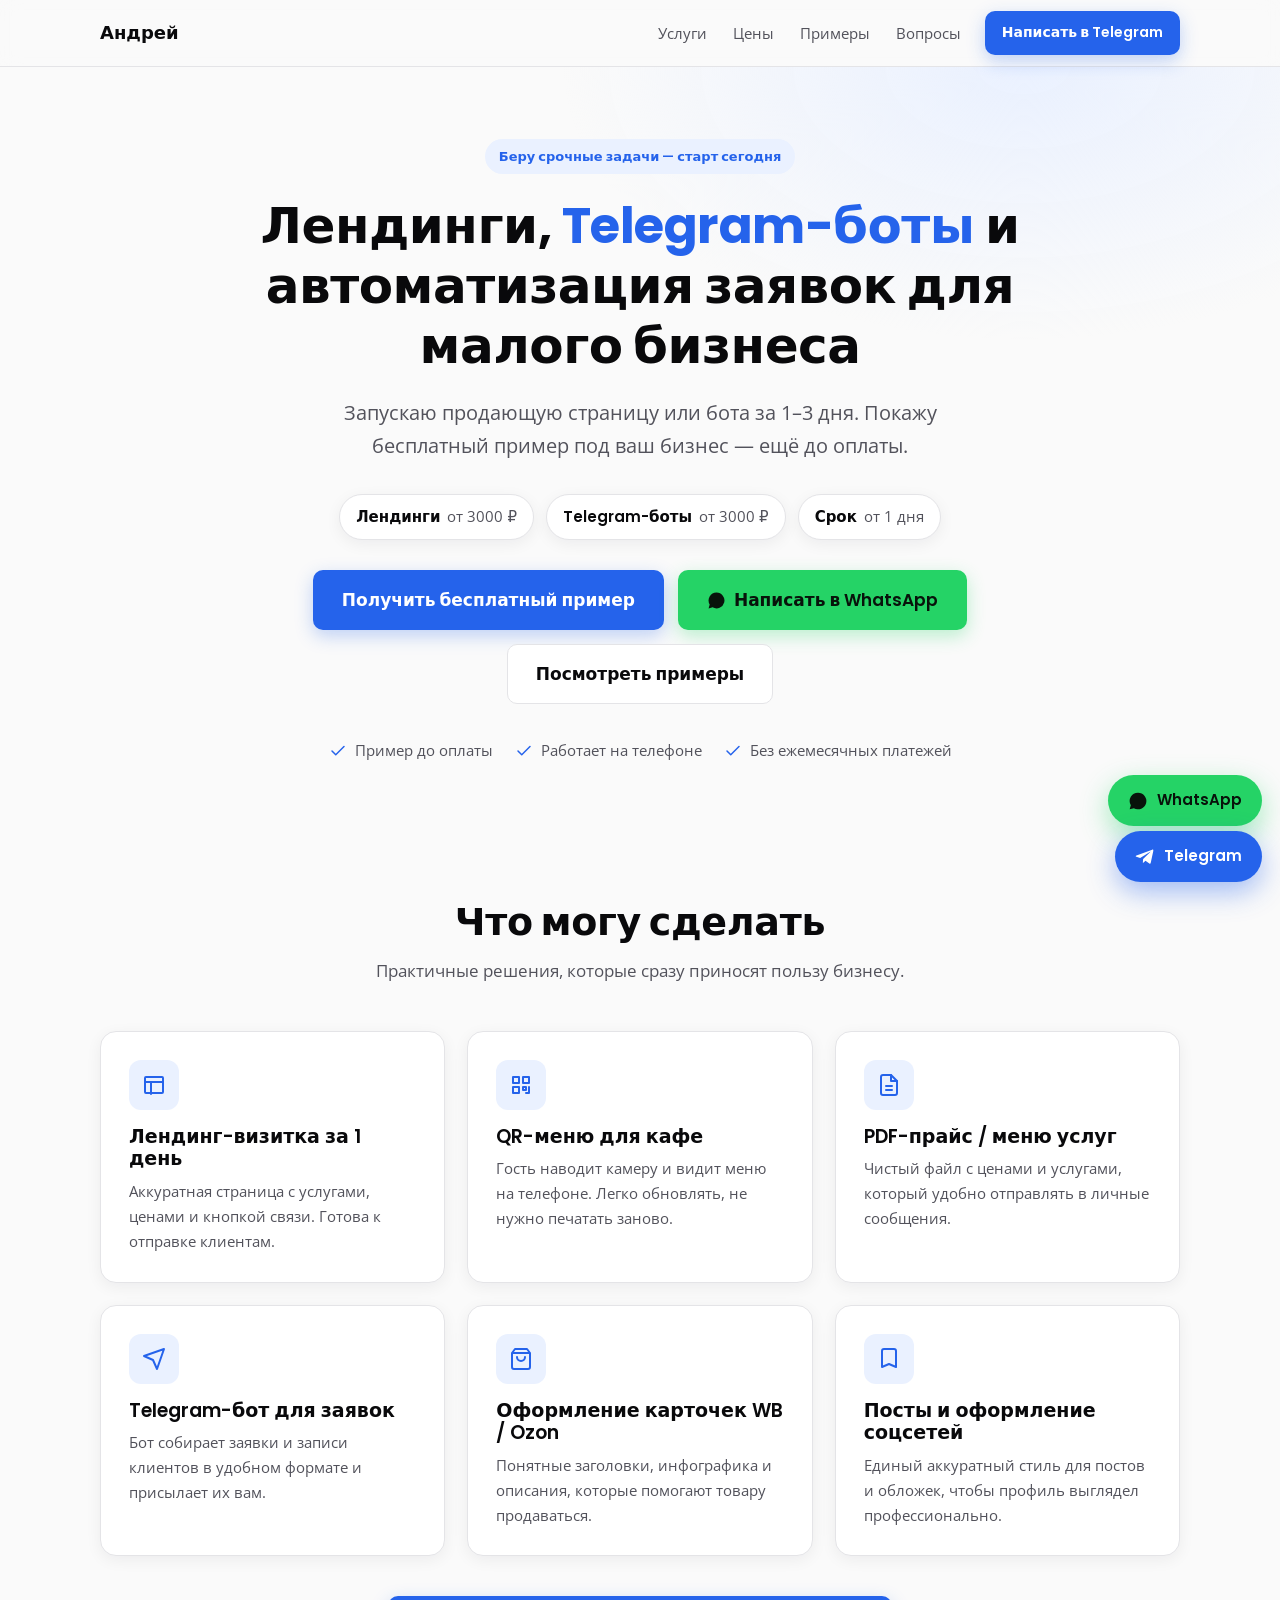
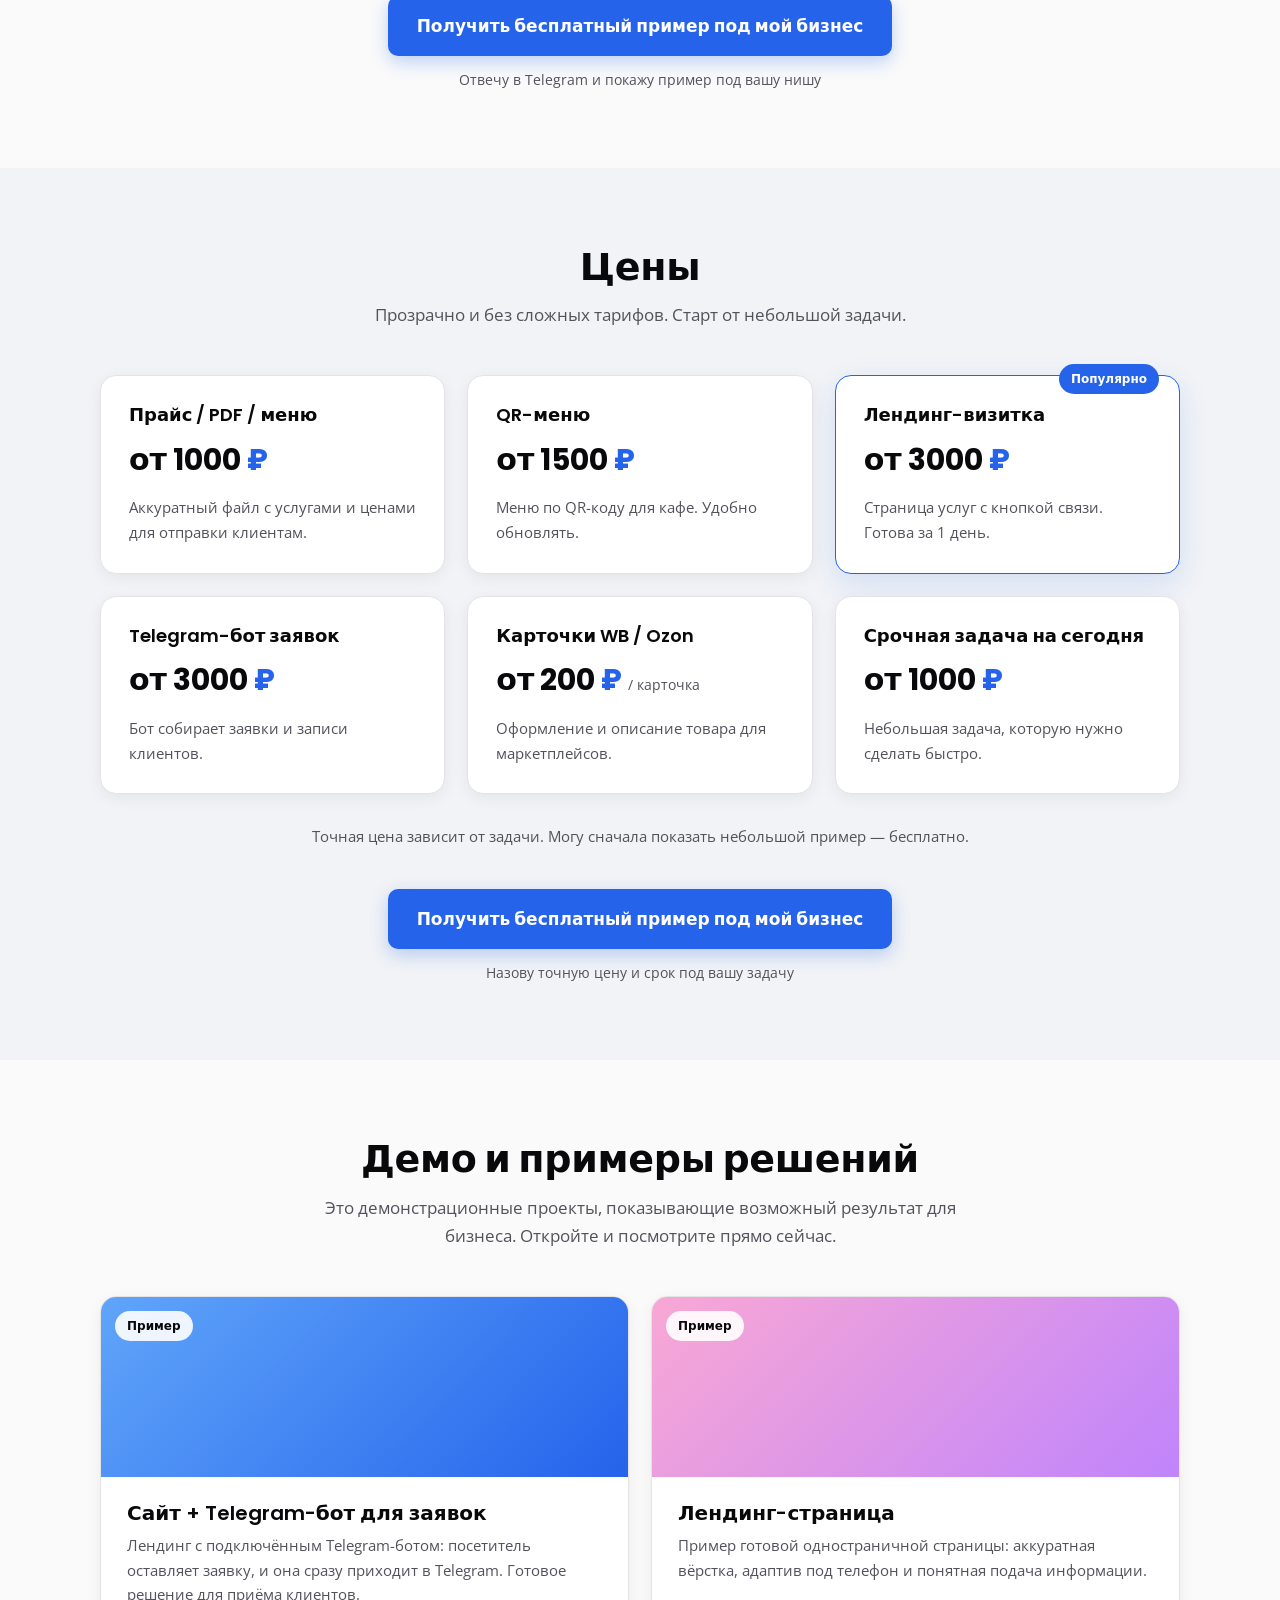
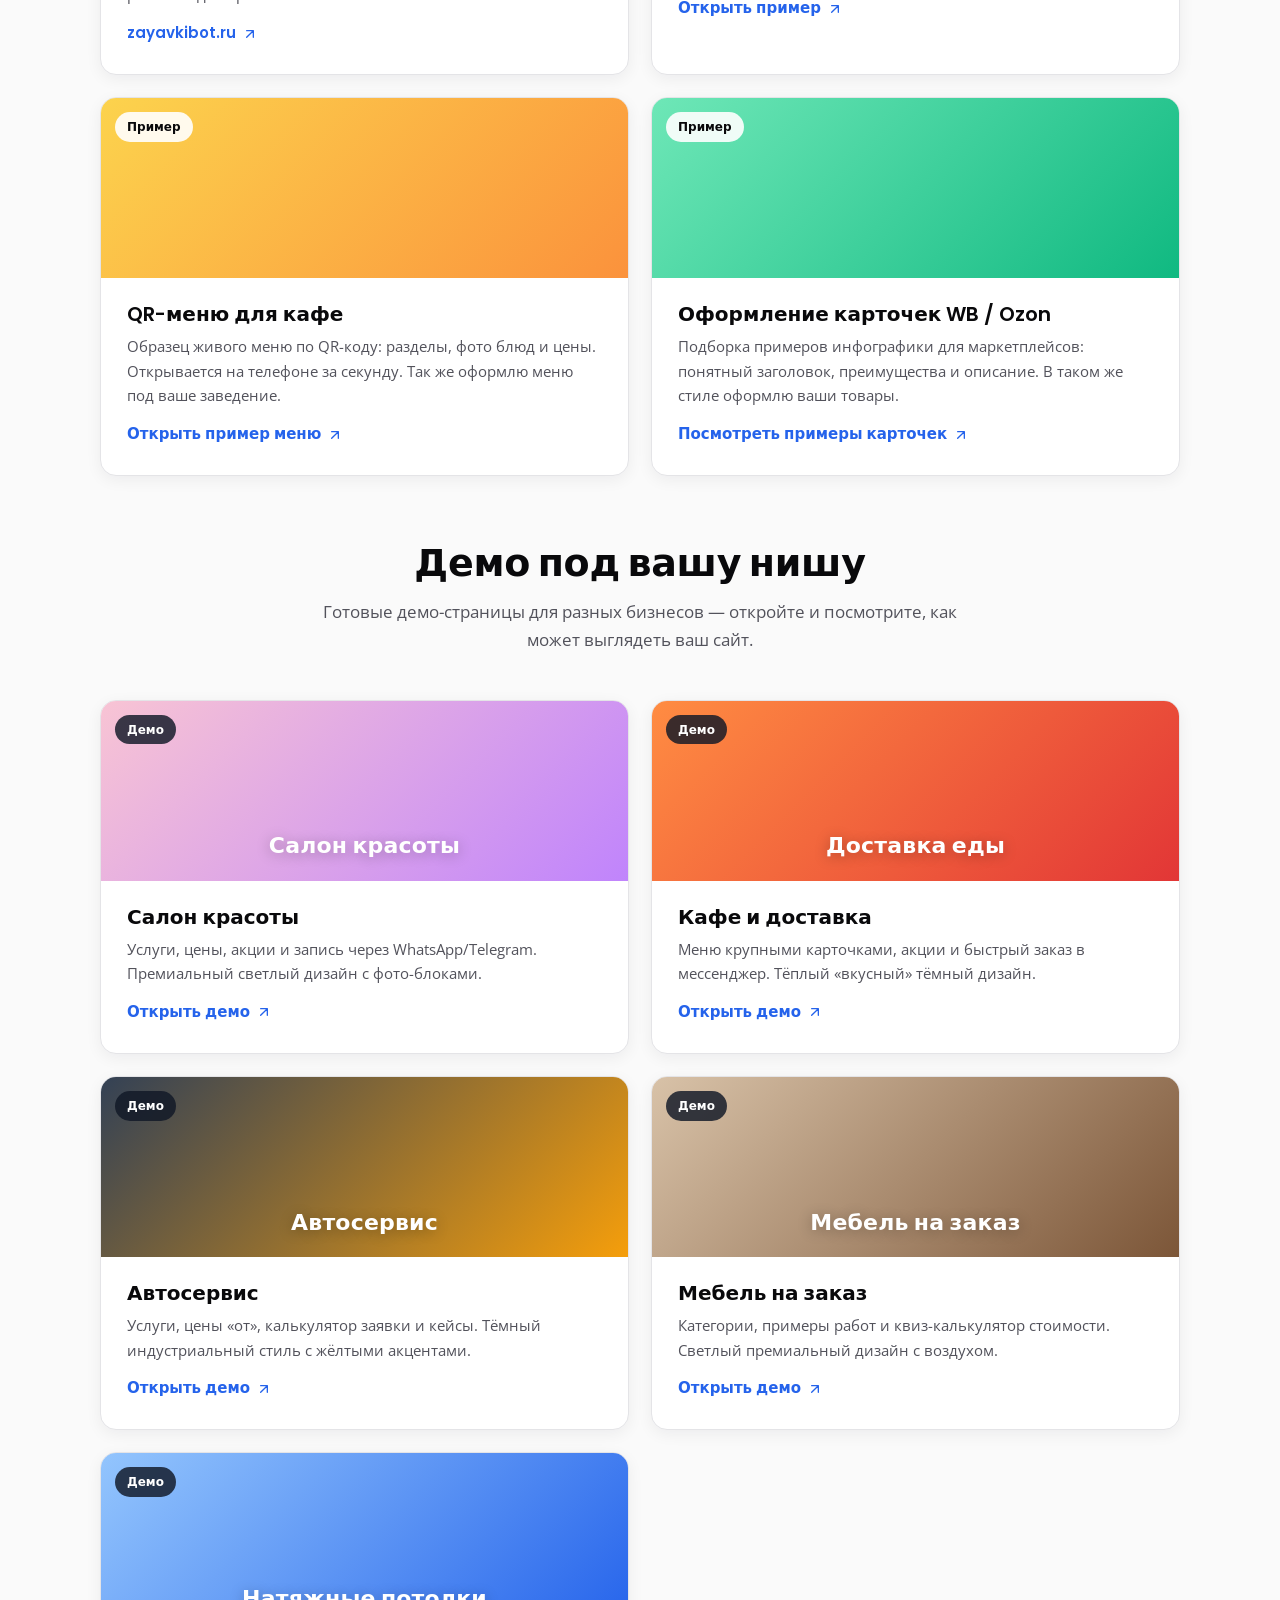
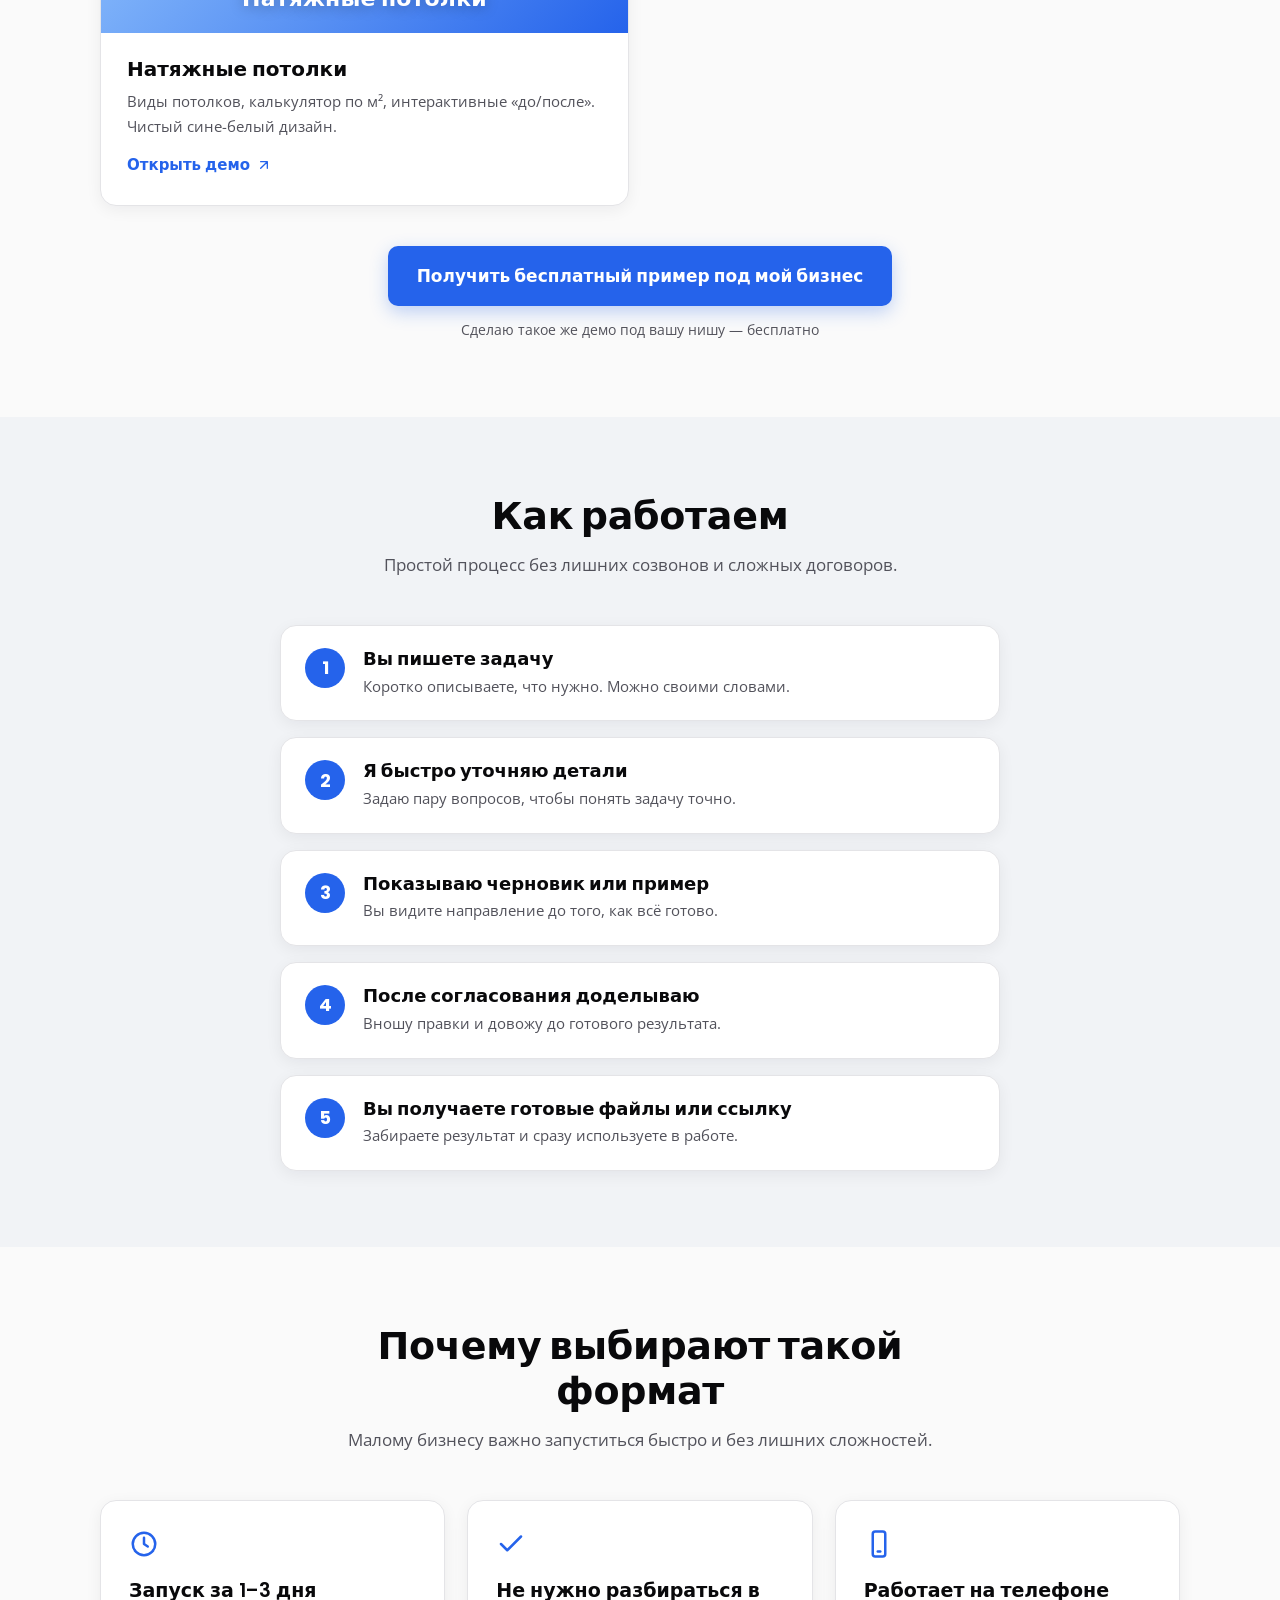
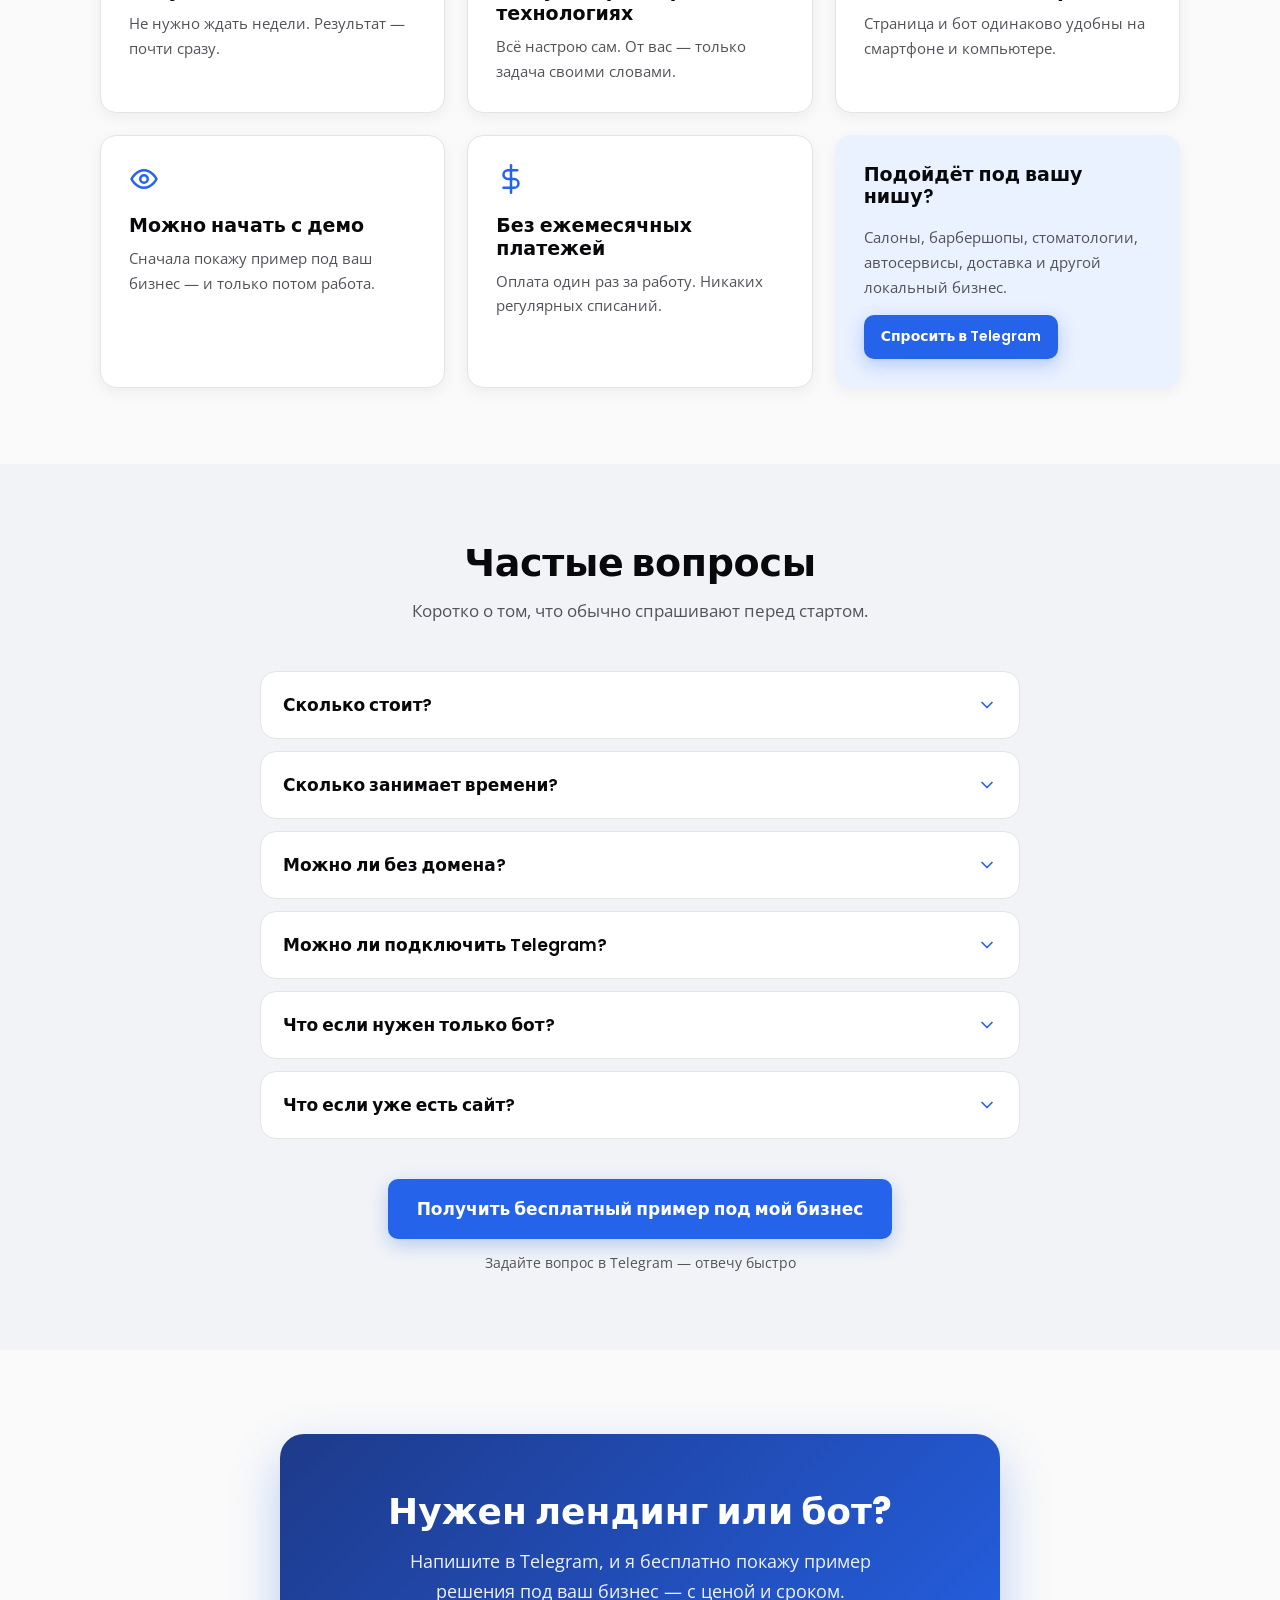
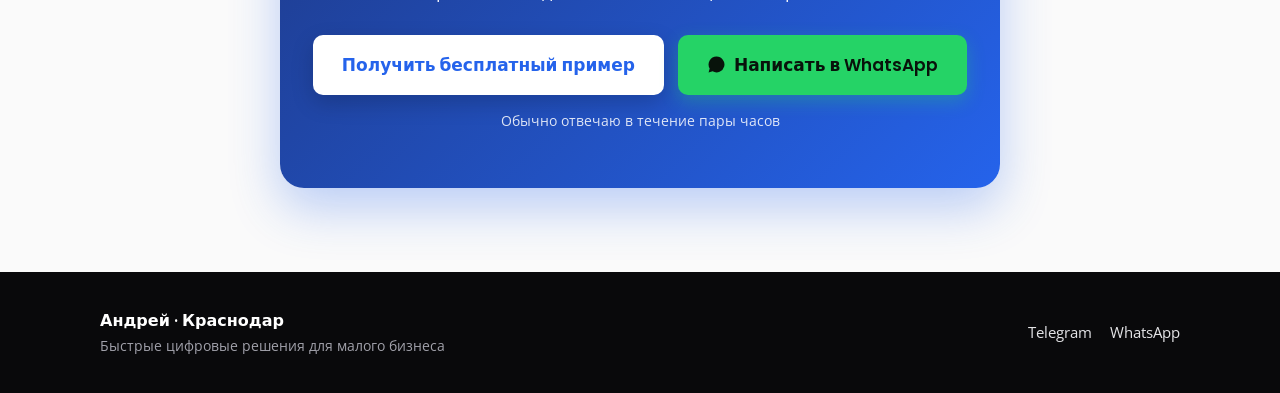
<file: index.html>
<!DOCTYPE html>
<html lang="ru">
<head>
  <meta charset="UTF-8" />
  <meta name="viewport" content="width=device-width, initial-scale=1" />

  <!-- ============================================================= -->
  <!-- SEO / превью при отправке ссылки в мессенджеры                -->
  <!-- Замените текст под себя при необходимости                     -->
  <!-- ============================================================= -->
  <title>Лендинги, Telegram-боты и автоматизация для бизнеса — от 3000 ₽, запуск за 1–3 дня</title>
  <meta name="description" content="Делаю лендинги и Telegram-боты для приёма заявок, QR-меню и автоматизацию для малого бизнеса. От 3000 ₽, запуск за 1–3 дня. Покажу бесплатный пример под ваш бизнес до оплаты." />
  <meta name="theme-color" content="#2563eb" />
  <link rel="canonical" href="https://calkit.ru/" />

  <!-- Open Graph / Twitter (превью при отправке ссылки) -->
  <meta property="og:type" content="website" />
  <meta property="og:url" content="https://calkit.ru/" />
  <meta property="og:title" content="Лендинги, Telegram-боты и автоматизация для бизнеса — от 3000 ₽" />
  <meta property="og:description" content="Запуск за 1–3 дня. Покажу бесплатный пример под ваш бизнес до оплаты." />
  <meta property="og:image" content="assets/og-calkit.svg" />
  <meta name="twitter:card" content="summary_large_image" />
  <meta name="twitter:title" content="Лендинги, Telegram-боты и автоматизация для бизнеса — от 3000 ₽" />
  <meta name="twitter:description" content="Запуск за 1–3 дня. Бесплатный пример под ваш бизнес до оплаты." />
  <meta name="twitter:image" content="assets/og-calkit.svg" />

  <!-- favicon (встроенный, отдельный файл не нужен) -->
  <link rel="icon" href="data:image/svg+xml,%3Csvg xmlns='http://www.w3.org/2000/svg' viewBox='0 0 32 32'%3E%3Crect width='32' height='32' rx='7' fill='%232563eb'/%3E%3Ctext x='16' y='22' font-size='17' text-anchor='middle' fill='white' font-family='Arial' font-weight='bold'%3EC%3C/text%3E%3C/svg%3E" />

  <!-- Шрифты Google Fonts (Poppins + Open Sans) -->
  <link rel="preconnect" href="https://fonts.googleapis.com" />
  <link rel="preconnect" href="https://fonts.gstatic.com" crossorigin />
  <link href="https://fonts.googleapis.com/css2?family=Open+Sans:wght@400;500;600;700&family=Poppins:wght@500;600;700&display=swap" rel="stylesheet" />

  <link rel="stylesheet" href="styles.css" />
</head>
<body>

  <!-- =============================================================== -->
  <!-- ШАПКА / НАВИГАЦИЯ                                                -->
  <!-- =============================================================== -->
  <header class="site-header">
    <div class="container header-inner">
      <!-- data-name: замените на своё имя или название -->
      <a href="#hero" class="logo" data-name>Андрей</a>

      <nav class="nav" aria-label="Основная навигация">
        <a href="#services">Услуги</a>
        <a href="#pricing">Цены</a>
        <a href="#cases">Примеры</a>
        <a href="#faq">Вопросы</a>
      </nav>

      <!-- data-telegram: замените ссылку на свой Telegram -->
      <a href="https://t.me/r1mans" data-telegram class="btn btn-accent btn-sm header-cta">
        Написать в Telegram
      </a>
    </div>
  </header>

  <main>

    <!-- =============================================================== -->
    <!-- 1. ПЕРВЫЙ ЭКРАН (HERO)                                           -->
    <!-- =============================================================== -->
    <section id="hero" class="hero">
      <div class="container hero-inner">
        <span class="badge reveal"> Беру срочные задачи — старт сегодня</span>

        <h1 class="hero-title reveal">
          Лендинги, <span class="accent-text">Telegram-боты</span>
          и автоматизация заявок для малого бизнеса
        </h1>

        <p class="hero-subtitle reveal">
          Запускаю продающую страницу или бота за 1–3 дня. Покажу
          бесплатный пример под ваш бизнес — ещё до оплаты.
        </p>

        <!-- Оффер в 3 секунды: что, сколько стоит, сколько времени -->
        <ul class="hero-offers reveal">
          <li><b> Лендинги</b><span>от 3000 ₽</span></li>
          <li><b> Telegram-боты</b><span>от 3000 ₽</span></li>
          <li><b> Срок</b><span>от 1 дня</span></li>
        </ul>

        <div class="hero-actions reveal">
          <!-- ГЛАВНЫЙ CTA: бесплатный пример → Telegram -->
          <a href="https://t.me/r1mans" data-telegram class="btn btn-accent btn-lg">
            Получить бесплатный пример
          </a>
          <!-- WhatsApp: номер подставляется из script.js (CONTACTS.whatsapp) -->
          <a href="https://wa.me/79937661598" data-whatsapp class="btn btn-whatsapp btn-lg">
            <svg viewBox="0 0 24 24" aria-hidden="true"><path d="M17.5 14.4c-.3-.15-1.7-.84-2-.94-.26-.1-.46-.15-.65.15-.2.3-.74.94-.9 1.13-.17.2-.34.22-.63.08-.3-.15-1.25-.46-2.38-1.47-.88-.78-1.47-1.75-1.64-2.05-.17-.3-.02-.46.13-.6.13-.14.3-.34.44-.52.15-.17.2-.3.3-.5.1-.2.05-.37-.02-.52-.08-.15-.65-1.57-.9-2.15-.24-.57-.48-.49-.65-.5h-.56c-.2 0-.5.07-.77.37-.26.3-1 .98-1 2.4 0 1.4 1.03 2.76 1.17 2.96.15.2 2.03 3.1 4.92 4.35.69.3 1.22.47 1.64.6.69.22 1.31.19 1.8.12.55-.08 1.7-.7 1.94-1.36.24-.67.24-1.24.17-1.36-.07-.12-.27-.2-.56-.34zM12 2a10 10 0 00-8.6 15.06L2 22l5.06-1.33A10 10 0 1012 2z"/></svg>
            Написать в WhatsApp
          </a>
          <!-- Плавная прокрутка к примерам через JS -->
          <a href="#cases" class="btn btn-ghost btn-lg js-scroll">
            Посмотреть примеры
          </a>
        </div>

        <ul class="hero-points reveal">
          <li>
            <svg class="ico" viewBox="0 0 24 24" aria-hidden="true"><path d="M20 6 9 17l-5-5"/></svg>
            Пример до оплаты
          </li>
          <li>
            <svg class="ico" viewBox="0 0 24 24" aria-hidden="true"><path d="M20 6 9 17l-5-5"/></svg>
            Работает на телефоне
          </li>
          <li>
            <svg class="ico" viewBox="0 0 24 24" aria-hidden="true"><path d="M20 6 9 17l-5-5"/></svg>
            Без ежемесячных платежей
          </li>
        </ul>
      </div>
    </section>

    <!-- =============================================================== -->
    <!-- 2. ЧТО МОГУ СДЕЛАТЬ                                              -->
    <!-- =============================================================== -->
    <section id="services" class="section">
      <div class="container">
        <div class="section-head">
          <h2 class="section-title">Что могу сделать</h2>
          <p class="section-lead">Практичные решения, которые сразу приносят пользу бизнесу.</p>
        </div>

        <div class="grid grid-3">
          <!-- Карточка услуги -->
          <article class="card service-card reveal">
            <span class="card-ico">
              <svg viewBox="0 0 24 24" aria-hidden="true"><path d="M3 9h18M9 21V9M4 4h16a1 1 0 0 1 1 1v14a1 1 0 0 1-1 1H4a1 1 0 0 1-1-1V5a1 1 0 0 1 1-1z"/></svg>
            </span>
            <h3>Лендинг-визитка за 1 день</h3>
            <p>Аккуратная страница с услугами, ценами и кнопкой связи. Готова к отправке клиентам.</p>
          </article>

          <article class="card service-card reveal">
            <span class="card-ico">
              <svg viewBox="0 0 24 24" aria-hidden="true"><path d="M4 4h6v6H4zM14 4h6v6h-6zM4 14h6v6H4zM14 14h3v3h-3zM20 14v6M17 20h3"/></svg>
            </span>
            <h3>QR-меню для кафе</h3>
            <p>Гость наводит камеру и видит меню на телефоне. Легко обновлять, не нужно печатать заново.</p>
          </article>

          <article class="card service-card reveal">
            <span class="card-ico">
              <svg viewBox="0 0 24 24" aria-hidden="true"><path d="M14 2H6a2 2 0 0 0-2 2v16a2 2 0 0 0 2 2h12a2 2 0 0 0 2-2V8z"/><path d="M14 2v6h6M9 13h6M9 17h6"/></svg>
            </span>
            <h3>PDF-прайс / меню услуг</h3>
            <p>Чистый файл с ценами и услугами, который удобно отправлять в личные сообщения.</p>
          </article>

          <article class="card service-card reveal">
            <span class="card-ico">
              <svg viewBox="0 0 24 24" aria-hidden="true"><path d="m22 2-7 20-4-9-9-4 20-7z"/></svg>
            </span>
            <h3>Telegram-бот для заявок</h3>
            <p>Бот собирает заявки и записи клиентов в удобном формате и присылает их вам.</p>
          </article>

          <article class="card service-card reveal">
            <span class="card-ico">
              <svg viewBox="0 0 24 24" aria-hidden="true"><path d="M6 2 3 6v14a2 2 0 0 0 2 2h14a2 2 0 0 0 2-2V6l-3-4zM3 6h18M16 10a4 4 0 0 1-8 0"/></svg>
            </span>
            <h3>Оформление карточек WB / Ozon</h3>
            <p>Понятные заголовки, инфографика и описания, которые помогают товару продаваться.</p>
          </article>

          <article class="card service-card reveal">
            <span class="card-ico">
              <svg viewBox="0 0 24 24" aria-hidden="true"><path d="M17 2H7a2 2 0 0 0-2 2v16l7-3 7 3V4a2 2 0 0 0-2-2z"/></svg>
            </span>
            <h3>Посты и оформление соцсетей</h3>
            <p>Единый аккуратный стиль для постов и обложек, чтобы профиль выглядел профессионально.</p>
          </article>
        </div>

        <!-- CTA после блока услуг -->
        <div class="block-cta reveal">
          <a href="https://t.me/r1mans" data-telegram class="btn btn-accent btn-lg">Получить бесплатный пример под мой бизнес</a>
          <span class="block-cta-note">Отвечу в Telegram и покажу пример под вашу нишу</span>
        </div>
      </div>
    </section>

    <!-- =============================================================== -->
    <!-- 3. ЦЕНЫ                                                          -->
    <!-- =============================================================== -->
    <section id="pricing" class="section section-alt">
      <div class="container">
        <div class="section-head">
          <h2 class="section-title">Цены</h2>
          <p class="section-lead">Прозрачно и без сложных тарифов. Старт от небольшой задачи.</p>
        </div>

        <div class="grid grid-3">
          <article class="card price-card reveal">
            <h3>Прайс / PDF / меню</h3>
            <p class="price">от 1000 <span>&#8381;</span></p>
            <p class="price-desc">Аккуратный файл с услугами и ценами для отправки клиентам.</p>
          </article>

          <article class="card price-card reveal">
            <h3>QR-меню</h3>
            <p class="price">от 1500 <span>&#8381;</span></p>
            <p class="price-desc">Меню по QR-коду для кафе. Удобно обновлять.</p>
          </article>

          <article class="card price-card price-card-featured reveal">
            <span class="price-tag">Популярно</span>
            <h3>Лендинг-визитка</h3>
            <p class="price">от 3000 <span>&#8381;</span></p>
            <p class="price-desc">Страница услуг с кнопкой связи. Готова за 1 день.</p>
          </article>

          <article class="card price-card reveal">
            <h3>Telegram-бот заявок</h3>
            <p class="price">от 3000 <span>&#8381;</span></p>
            <p class="price-desc">Бот собирает заявки и записи клиентов.</p>
          </article>

          <article class="card price-card reveal">
            <h3>Карточки WB / Ozon</h3>
            <p class="price">от 200 <span>&#8381;</span> <small>/ карточка</small></p>
            <p class="price-desc">Оформление и описание товара для маркетплейсов.</p>
          </article>

          <article class="card price-card reveal">
            <h3>Срочная задача на сегодня</h3>
            <p class="price">от 1000 <span>&#8381;</span></p>
            <p class="price-desc">Небольшая задача, которую нужно сделать быстро.</p>
          </article>
        </div>

        <p class="pricing-note reveal">
          Точная цена зависит от задачи. Могу сначала показать небольшой пример — бесплатно.
        </p>

        <!-- CTA после блока цен -->
        <div class="block-cta reveal">
          <a href="https://t.me/r1mans" data-telegram class="btn btn-accent btn-lg">Получить бесплатный пример под мой бизнес</a>
          <span class="block-cta-note">Назову точную цену и срок под вашу задачу</span>
        </div>
      </div>
    </section>

    <!-- =============================================================== -->
    <!-- 4. ПРИМЕРЫ РАБОТ                                                 -->
    <!--    Реальные работы — кликабельные карточки со ссылками.         -->
    <!--    Чтобы заменить ссылку, поменяйте href у нужной <a>.          -->
    <!-- =============================================================== -->
    <section id="cases" class="section">
      <div class="container">
        <div class="section-head">
          <h2 class="section-title">Демо и примеры решений</h2>
          <p class="section-lead">Это демонстрационные проекты, показывающие возможный результат для бизнеса. Откройте и посмотрите прямо сейчас.</p>
        </div>

        <div class="grid grid-2">
          <!-- РЕАЛЬНАЯ РАБОТА 1: сайт с Telegram-ботом для заявок -->
          <a class="card case-card reveal" href="https://zayavkibot.ru" target="_blank" rel="noopener">
            <div class="case-thumb thumb-bot" aria-hidden="true">
              <span class="case-chip case-chip-live">Пример</span>
            </div>
            <div class="case-body">
              <h3>Сайт + Telegram-бот для заявок</h3>
              <p>Лендинг с подключённым Telegram-ботом: посетитель оставляет заявку, и она сразу приходит в Telegram. Готовое решение для приёма клиентов.</p>
              <span class="case-link">
                zayavkibot.ru
                <svg viewBox="0 0 24 24" aria-hidden="true"><path d="M7 17 17 7M7 7h10v10"/></svg>
              </span>
            </div>
          </a>

          <!-- РЕАЛЬНАЯ РАБОТА 2: пример лендинга/страницы -->
          <a class="card case-card reveal" href="https://shestan05-lang.github.io/testi/" target="_blank" rel="noopener">
            <div class="case-thumb thumb-salon" aria-hidden="true">
              <span class="case-chip case-chip-live">Пример</span>
            </div>
            <div class="case-body">
              <h3>Лендинг-страница</h3>
              <p>Пример готовой одностраничной страницы: аккуратная вёрстка, адаптив под телефон и понятная подача информации.</p>
              <span class="case-link">
                Открыть пример
                <svg viewBox="0 0 24 24" aria-hidden="true"><path d="M7 17 17 7M7 7h10v10"/></svg>
              </span>
            </div>
          </a>

          <!-- ПРИМЕР QR-МЕНЮ: живое демо-меню, можно открыть и потыкать -->
          <a class="card case-card reveal" href="https://foodeon.com/venue/demo-menu/" target="_blank" rel="noopener">
            <div class="case-thumb thumb-cafe" aria-hidden="true">
              <span class="case-chip">Пример</span>
            </div>
            <div class="case-body">
              <h3>QR-меню для кафе</h3>
              <p>Образец живого меню по QR-коду: разделы, фото блюд и цены. Открывается на телефоне за секунду. Так же оформлю меню под ваше заведение.</p>
              <span class="case-link">
                Открыть пример меню
                <svg viewBox="0 0 24 24" aria-hidden="true"><path d="M7 17 17 7M7 7h10v10"/></svg>
              </span>
            </div>
          </a>

          <!-- ПРИМЕР КАРТОЧЕК ТОВАРА: подборка инфографики для WB/Ozon -->
          <a class="card case-card reveal" href="https://lemon.online/blog/infografika-dlya-kartochek-marketplejsov-wildberries-i-ozon/" target="_blank" rel="noopener">
            <div class="case-thumb thumb-card" aria-hidden="true">
              <span class="case-chip">Пример</span>
            </div>
            <div class="case-body">
              <h3>Оформление карточек WB / Ozon</h3>
              <p>Подборка примеров инфографики для маркетплейсов: понятный заголовок, преимущества и описание. В таком же стиле оформлю ваши товары.</p>
              <span class="case-link">
                Посмотреть примеры карточек
                <svg viewBox="0 0 24 24" aria-hidden="true"><path d="M7 17 17 7M7 7h10v10"/></svg>
              </span>
            </div>
          </a>
        </div>

        <!-- =========================================================== -->
        <!-- ДЕМО-САЙТЫ: локальные демо-лендинги (папки рядом с сайтом)   -->
        <!--   Чтобы добавить/убрать демо — копируйте карточку <a> ниже.  -->
        <!--   href ведёт в соседнюю папку с index.html этого демо.       -->
        <!-- =========================================================== -->
        <div class="section-head" style="margin-top:64px">
          <h2 class="section-title">Демо под вашу нишу</h2>
          <p class="section-lead">Готовые демо-страницы для разных бизнесов — откройте и посмотрите, как может выглядеть ваш сайт.</p>
        </div>

        <div class="grid grid-2">
          <!-- Демо: салон красоты -->
          <a class="card case-card reveal" href="beauty-demo/index.html">
            <div class="case-thumb thumb-beauty" aria-hidden="true">
              <span class="case-chip case-chip-demo">Демо</span>
              <span class="thumb-name">Салон красоты</span>
            </div>
            <div class="case-body">
              <h3>Салон красоты</h3>
              <p>Услуги, цены, акции и запись через WhatsApp/Telegram. Премиальный светлый дизайн с фото-блоками.</p>
              <span class="case-link">Открыть демо <svg viewBox="0 0 24 24" aria-hidden="true"><path d="M7 17 17 7M7 7h10v10"/></svg></span>
            </div>
          </a>

          <!-- Демо: доставка еды -->
          <a class="card case-card reveal" href="food-demo/index.html">
            <div class="case-thumb thumb-food" aria-hidden="true">
              <span class="case-chip case-chip-demo">Демо</span>
              <span class="thumb-name">Доставка еды</span>
            </div>
            <div class="case-body">
              <h3>Кафе и доставка</h3>
              <p>Меню крупными карточками, акции и быстрый заказ в мессенджер. Тёплый «вкусный» тёмный дизайн.</p>
              <span class="case-link">Открыть демо <svg viewBox="0 0 24 24" aria-hidden="true"><path d="M7 17 17 7M7 7h10v10"/></svg></span>
            </div>
          </a>

          <!-- Демо: автосервис -->
          <a class="card case-card reveal" href="auto-service-demo/index.html">
            <div class="case-thumb thumb-auto" aria-hidden="true">
              <span class="case-chip case-chip-demo">Демо</span>
              <span class="thumb-name">Автосервис</span>
            </div>
            <div class="case-body">
              <h3>Автосервис</h3>
              <p>Услуги, цены «от», калькулятор заявки и кейсы. Тёмный индустриальный стиль с жёлтыми акцентами.</p>
              <span class="case-link">Открыть демо <svg viewBox="0 0 24 24" aria-hidden="true"><path d="M7 17 17 7M7 7h10v10"/></svg></span>
            </div>
          </a>

          <!-- Демо: мебель на заказ -->
          <a class="card case-card reveal" href="furniture-demo/index.html">
            <div class="case-thumb thumb-wood" aria-hidden="true">
              <span class="case-chip case-chip-demo">Демо</span>
              <span class="thumb-name">Мебель на заказ</span>
            </div>
            <div class="case-body">
              <h3>Мебель на заказ</h3>
              <p>Категории, примеры работ и квиз-калькулятор стоимости. Светлый премиальный дизайн с воздухом.</p>
              <span class="case-link">Открыть демо <svg viewBox="0 0 24 24" aria-hidden="true"><path d="M7 17 17 7M7 7h10v10"/></svg></span>
            </div>
          </a>

          <!-- Демо: натяжные потолки -->
          <a class="card case-card reveal" href="ceilings-demo/index.html">
            <div class="case-thumb thumb-ceiling" aria-hidden="true">
              <span class="case-chip case-chip-demo">Демо</span>
              <span class="thumb-name">Натяжные потолки</span>
            </div>
            <div class="case-body">
              <h3>Натяжные потолки</h3>
              <p>Виды потолков, калькулятор по м², интерактивные «до/после». Чистый сине-белый дизайн.</p>
              <span class="case-link">Открыть демо <svg viewBox="0 0 24 24" aria-hidden="true"><path d="M7 17 17 7M7 7h10v10"/></svg></span>
            </div>
          </a>
        </div>

        <!-- CTA после блока примеров -->
        <div class="block-cta reveal">
          <a href="https://t.me/r1mans" data-telegram class="btn btn-accent btn-lg">Получить бесплатный пример под мой бизнес</a>
          <span class="block-cta-note">Сделаю такое же демо под вашу нишу — бесплатно</span>
        </div>
      </div>
    </section>

    <!-- =============================================================== -->
    <!-- 5. КАК РАБОТАЕМ                                                  -->
    <!-- =============================================================== -->
    <section id="process" class="section section-alt">
      <div class="container">
        <div class="section-head">
          <h2 class="section-title">Как работаем</h2>
          <p class="section-lead">Простой процесс без лишних созвонов и сложных договоров.</p>
        </div>

        <ol class="steps">
          <li class="step reveal">
            <span class="step-num">1</span>
            <div>
              <h3>Вы пишете задачу</h3>
              <p>Коротко описываете, что нужно. Можно своими словами.</p>
            </div>
          </li>
          <li class="step reveal">
            <span class="step-num">2</span>
            <div>
              <h3>Я быстро уточняю детали</h3>
              <p>Задаю пару вопросов, чтобы понять задачу точно.</p>
            </div>
          </li>
          <li class="step reveal">
            <span class="step-num">3</span>
            <div>
              <h3>Показываю черновик или пример</h3>
              <p>Вы видите направление до того, как всё готово.</p>
            </div>
          </li>
          <li class="step reveal">
            <span class="step-num">4</span>
            <div>
              <h3>После согласования доделываю</h3>
              <p>Вношу правки и довожу до готового результата.</p>
            </div>
          </li>
          <li class="step reveal">
            <span class="step-num">5</span>
            <div>
              <h3>Вы получаете готовые файлы или ссылку</h3>
              <p>Забираете результат и сразу используете в работе.</p>
            </div>
          </li>
        </ol>
      </div>
    </section>

    <!-- =============================================================== -->
    <!-- 6. ПОЧЕМУ ВЫБИРАЮТ ТАКОЙ ФОРМАТ (социальное доказательство)     -->
    <!-- =============================================================== -->
    <section id="trust" class="section">
      <div class="container">
        <div class="section-head">
          <h2 class="section-title">Почему выбирают такой формат</h2>
          <p class="section-lead">Малому бизнесу важно запуститься быстро и без лишних сложностей.</p>
        </div>

        <div class="grid grid-3">
          <article class="card trust-card reveal">
            <svg class="ico-lg" viewBox="0 0 24 24" aria-hidden="true"><circle cx="12" cy="12" r="9"/><path d="M12 7v5l3 2"/></svg>
            <h3>Запуск за 1–3 дня</h3>
            <p>Не нужно ждать недели. Результат — почти сразу.</p>
          </article>

          <article class="card trust-card reveal">
            <svg class="ico-lg" viewBox="0 0 24 24" aria-hidden="true"><path d="M20 6 9 17l-5-5"/></svg>
            <h3>Не нужно разбираться в технологиях</h3>
            <p>Всё настрою сам. От вас — только задача своими словами.</p>
          </article>

          <article class="card trust-card reveal">
            <svg class="ico-lg" viewBox="0 0 24 24" aria-hidden="true"><rect x="7" y="2" width="10" height="20" rx="2"/><path d="M11 18h2"/></svg>
            <h3>Работает на телефоне</h3>
            <p>Страница и бот одинаково удобны на смартфоне и компьютере.</p>
          </article>

          <article class="card trust-card reveal">
            <svg class="ico-lg" viewBox="0 0 24 24" aria-hidden="true"><path d="M2 12s3.5-7 10-7 10 7 10 7-3.5 7-10 7S2 12 2 12z"/><circle cx="12" cy="12" r="3"/></svg>
            <h3>Можно начать с демо</h3>
            <p>Сначала покажу пример под ваш бизнес — и только потом работа.</p>
          </article>

          <article class="card trust-card reveal">
            <svg class="ico-lg" viewBox="0 0 24 24" aria-hidden="true"><path d="M12 1v22"/><path d="M17 5H9.5a3.5 3.5 0 0 0 0 7h5a3.5 3.5 0 0 1 0 7H6"/></svg>
            <h3>Без ежемесячных платежей</h3>
            <p>Оплата один раз за работу. Никаких регулярных списаний.</p>
          </article>

          <article class="card trust-card trust-card-cta reveal">
            <h3>Подойдёт под вашу нишу?</h3>
            <p>Салоны, барбершопы, стоматологии, автосервисы, доставка и другой локальный бизнес.</p>
            <a href="https://t.me/r1mans" data-telegram class="btn btn-accent btn-sm">Спросить в Telegram</a>
          </article>
        </div>
      </div>
    </section>

    <!-- =============================================================== -->
    <!-- 6.5 FAQ (частые вопросы, аккордеон)                              -->
    <!-- =============================================================== -->
    <section id="faq" class="section section-alt">
      <div class="container">
        <div class="section-head">
          <h2 class="section-title">Частые вопросы</h2>
          <p class="section-lead">Коротко о том, что обычно спрашивают перед стартом.</p>
        </div>

        <div class="faq" data-faq>
          <div class="faq-item reveal">
            <button class="faq-q" aria-expanded="false">
              Сколько стоит?
              <svg viewBox="0 0 24 24" aria-hidden="true"><path d="M6 9l6 6 6-6"/></svg>
            </button>
            <div class="faq-a"><div><p>Лендинг и Telegram-бот — от 3000 ₽, прайс или QR-меню — от 1000–1500 ₽. Точная цена зависит от задачи; назову её сразу после короткого описания.</p></div></div>
          </div>

          <div class="faq-item reveal">
            <button class="faq-q" aria-expanded="false">
              Сколько занимает времени?
              <svg viewBox="0 0 24 24" aria-hidden="true"><path d="M6 9l6 6 6-6"/></svg>
            </button>
            <div class="faq-a"><div><p>Чаще всего 1–3 дня. Простые задачи делаю в день обращения, бота и автоматизацию — за пару дней.</p></div></div>
          </div>

          <div class="faq-item reveal">
            <button class="faq-q" aria-expanded="false">
              Можно ли без домена?
              <svg viewBox="0 0 24 24" aria-hidden="true"><path d="M6 9l6 6 6-6"/></svg>
            </button>
            <div class="faq-a"><div><p>Да. Можно опубликовать на бесплатном адресе и отправлять клиентам ссылку. Свой домен подключим позже, если захотите.</p></div></div>
          </div>

          <div class="faq-item reveal">
            <button class="faq-q" aria-expanded="false">
              Можно ли подключить Telegram?
              <svg viewBox="0 0 24 24" aria-hidden="true"><path d="M6 9l6 6 6-6"/></svg>
            </button>
            <div class="faq-a"><div><p>Да. Заявки со страницы могут приходить прямо в Telegram, а бот — принимать записи и собирать контакты автоматически.</p></div></div>
          </div>

          <div class="faq-item reveal">
            <button class="faq-q" aria-expanded="false">
              Что если нужен только бот?
              <svg viewBox="0 0 24 24" aria-hidden="true"><path d="M6 9l6 6 6-6"/></svg>
            </button>
            <div class="faq-a"><div><p>Без проблем — сделаю отдельного Telegram-бота под приём заявок и вопросов, без сайта. Начать можно с него.</p></div></div>
          </div>

          <div class="faq-item reveal">
            <button class="faq-q" aria-expanded="false">
              Что если уже есть сайт?
              <svg viewBox="0 0 24 24" aria-hidden="true"><path d="M6 9l6 6 6-6"/></svg>
            </button>
            <div class="faq-a"><div><p>Дополню его: подключу бота, форму заявок в Telegram или соберу отдельную продающую страницу под конкретную услугу/акцию.</p></div></div>
          </div>
        </div>

        <!-- CTA после FAQ -->
        <div class="block-cta reveal">
          <a href="https://t.me/r1mans" data-telegram class="btn btn-accent btn-lg">Получить бесплатный пример под мой бизнес</a>
          <span class="block-cta-note">Задайте вопрос в Telegram — отвечу быстро</span>
        </div>
      </div>
    </section>

    <!-- =============================================================== -->
    <!-- 7. ФИНАЛЬНЫЙ CTA                                                 -->
    <!-- =============================================================== -->
    <section id="cta" class="section cta-section">
      <div class="container cta-inner reveal">
        <h2 class="cta-title">Нужен лендинг или бот?</h2>
        <p class="cta-text">
          Напишите в Telegram, и я бесплатно покажу пример решения под ваш бизнес —
          с ценой и сроком.
        </p>
        <div class="cta-actions">
          <!-- data-telegram: замените ссылку на свой Telegram -->
          <a href="https://t.me/r1mans" data-telegram class="btn btn-accent btn-lg">
            Получить бесплатный пример
          </a>
          <!-- WhatsApp: номер подставляется из script.js (CONTACTS.whatsapp) -->
          <a href="https://wa.me/79937661598" data-whatsapp class="btn btn-whatsapp btn-lg">
            <svg viewBox="0 0 24 24" aria-hidden="true"><path d="M17.5 14.4c-.3-.15-1.7-.84-2-.94-.26-.1-.46-.15-.65.15-.2.3-.74.94-.9 1.13-.17.2-.34.22-.63.08-.3-.15-1.25-.46-2.38-1.47-.88-.78-1.47-1.75-1.64-2.05-.17-.3-.02-.46.13-.6.13-.14.3-.34.44-.52.15-.17.2-.3.3-.5.1-.2.05-.37-.02-.52-.08-.15-.65-1.57-.9-2.15-.24-.57-.48-.49-.65-.5h-.56c-.2 0-.5.07-.77.37-.26.3-1 .98-1 2.4 0 1.4 1.03 2.76 1.17 2.96.15.2 2.03 3.1 4.92 4.35.69.3 1.22.47 1.64.6.69.22 1.31.19 1.8.12.55-.08 1.7-.7 1.94-1.36.24-.67.24-1.24.17-1.36-.07-.12-.27-.2-.56-.34zM12 2a10 10 0 00-8.6 15.06L2 22l5.06-1.33A10 10 0 1012 2z"/></svg>
            Написать в WhatsApp
          </a>
        </div>
        <p class="cta-micro">Обычно отвечаю в течение пары часов</p>
      </div>
    </section>

  </main>

  <!-- =============================================================== -->
  <!-- ПОДВАЛ                                                           -->
  <!-- =============================================================== -->
  <footer class="site-footer">
    <div class="container footer-inner">
      <div>
        <!-- data-name: имя / data-city: город -->
        <p class="footer-name"><span data-name>Андрей</span> &middot; <span data-city>Краснодар</span></p>
        <p class="footer-sub">Быстрые цифровые решения для малого бизнеса</p>
      </div>

      <div class="footer-links">
        <!-- data-telegram: замените ссылку на свой Telegram -->
        <a href="https://t.me/r1mans" data-telegram>Telegram</a>
        <!-- data-whatsapp: номер подставляется из script.js (CONTACTS.whatsapp) -->
        <a href="https://wa.me/79937661598" data-whatsapp>WhatsApp</a>
      </div>
    </div>
  </footer>

  <!-- Плавающие кнопки связи (всегда видны, особенно важно на телефоне) -->
  <a href="https://wa.me/79937661598" data-whatsapp class="fab fab-wa" aria-label="Написать в WhatsApp">
    <svg viewBox="0 0 24 24" aria-hidden="true"><path d="M17.5 14.4c-.3-.15-1.7-.84-2-.94-.26-.1-.46-.15-.65.15-.2.3-.74.94-.9 1.13-.17.2-.34.22-.63.08-.3-.15-1.25-.46-2.38-1.47-.88-.78-1.47-1.75-1.64-2.05-.17-.3-.02-.46.13-.6.13-.14.3-.34.44-.52.15-.17.2-.3.3-.5.1-.2.05-.37-.02-.52-.08-.15-.65-1.57-.9-2.15-.24-.57-.48-.49-.65-.5h-.56c-.2 0-.5.07-.77.37-.26.3-1 .98-1 2.4 0 1.4 1.03 2.76 1.17 2.96.15.2 2.03 3.1 4.92 4.35.69.3 1.22.47 1.64.6.69.22 1.31.19 1.8.12.55-.08 1.7-.7 1.94-1.36.24-.67.24-1.24.17-1.36-.07-.12-.27-.2-.56-.34zM12 2a10 10 0 00-8.6 15.06L2 22l5.06-1.33A10 10 0 1012 2z"/></svg>
    <span>WhatsApp</span>
  </a>
  <a href="https://t.me/r1mans" data-telegram class="fab" aria-label="Написать в Telegram">
    <svg viewBox="0 0 24 24" aria-hidden="true"><path d="M21.94 4.66 18.9 19c-.23 1-.83 1.25-1.68.78l-4.65-3.43-2.24 2.16c-.25.25-.46.46-.93.46l.33-4.72L18.4 6.1c.37-.33-.08-.51-.58-.18L6.2 13.18l-4.6-1.44c-1-.31-1.02-1 .21-1.48L20.66 3.2c.83-.31 1.56.2 1.28 1.46z"/></svg>
    <span>Telegram</span>
  </a>

  <script src="script.js"></script>
</body>
</html>
</file>
<file: styles.css>
/* =================================================================
   Быстрые цифровые решения для малого бизнеса
   Стили сайта-портфолио
   -----------------------------------------------------------------
   Палитра:
     - Светлый фон, тёмный текст, один яркий акцент (синий)
   Чтобы сменить акцентный цвет, поменяйте --accent ниже.
   ================================================================= */

/* ---- Дизайн-токены (переменные) -------------------------------- */
:root {
  --bg:            #fafafa;   /* основной фон */
  --bg-alt:        #f1f3f6;   /* фон чередующихся секций */
  --surface:       #ffffff;   /* карточки */
  --text:          #09090b;   /* основной текст */
  --text-soft:     #52525b;   /* приглушённый текст */
  --border:        #e4e4e7;   /* границы */

  --accent:        #2563eb;   /* яркий акцент (кнопки, ссылки) */
  --accent-hover:  #1d4ed8;   /* акцент при наведении */
  --accent-soft:   #eaf1ff;   /* светлая подложка акцента */

  --radius:        16px;      /* скругление карточек */
  --radius-sm:     10px;      /* скругление кнопок */
  --shadow:        0 4px 16px rgba(15, 23, 42, .06);
  --shadow-lg:     0 14px 40px rgba(15, 23, 42, .12);

  --maxw:          1120px;    /* максимальная ширина контента */
  --ease:          200ms cubic-bezier(.4, 0, .2, 1);

  --font-head:     'Poppins', system-ui, sans-serif;
  --font-body:     'Open Sans', system-ui, sans-serif;
}

/* ---- Базовый сброс --------------------------------------------- */
*,
*::before,
*::after { box-sizing: border-box; }

html { scroll-behavior: smooth; }

body {
  margin: 0;
  font-family: var(--font-body);
  font-size: 16px;
  line-height: 1.65;
  color: var(--text);
  background: var(--bg);
  -webkit-font-smoothing: antialiased;
  overflow-x: hidden;            /* страховка от горизонтального сдвига */
}

h1, h2, h3 {
  font-family: var(--font-head);
  line-height: 1.2;
  margin: 0;
}

p { margin: 0; }

a { color: inherit; text-decoration: none; }

img { max-width: 100%; display: block; }

/* Контейнер по центру с боковыми отступами */
.container {
  width: 100%;
  max-width: var(--maxw);
  margin: 0 auto;
  padding: 0 20px;
}

/* Акцентный цвет в тексте */
.accent-text { color: var(--accent); }

/* SVG-иконки (общие) */
.ico,
.ico-lg,
.card-ico svg {
  fill: none;
  stroke: currentColor;
  stroke-width: 2;
  stroke-linecap: round;
  stroke-linejoin: round;
}

/* =================================================================
   КНОПКИ
   ================================================================= */
.btn {
  display: inline-flex;
  align-items: center;
  justify-content: center;
  gap: 8px;
  font-family: var(--font-head);
  font-weight: 600;
  border-radius: var(--radius-sm);
  cursor: pointer;
  border: 1px solid transparent;
  transition: background var(--ease), color var(--ease),
              border-color var(--ease), transform var(--ease),
              box-shadow var(--ease);
  white-space: nowrap;
}

.btn:active { transform: translateY(1px); }

/* Размеры */
.btn-sm { padding: 9px 16px;  font-size: 14px; }
.btn-lg { padding: 15px 28px; font-size: 17px; }

/* Акцентная кнопка */
.btn-accent {
  background: var(--accent);
  color: #fff;
  box-shadow: 0 6px 18px rgba(37, 99, 235, .28);
}
.btn-accent:hover {
  background: var(--accent-hover);
  transform: translateY(-2px);
  box-shadow: 0 10px 24px rgba(37, 99, 235, .35);
}

/* Прозрачная кнопка с обводкой */
.btn-ghost {
  background: var(--surface);
  color: var(--text);
  border-color: var(--border);
}
.btn-ghost:hover {
  border-color: var(--accent);
  color: var(--accent);
  transform: translateY(-2px);
}

/* Кнопка WhatsApp (фирменный зелёный) */
.btn-whatsapp {
  background: #25D366;
  color: #08130b;
  box-shadow: 0 6px 18px rgba(37, 211, 102, .30);
}
.btn-whatsapp:hover {
  background: #1ebe5a;
  transform: translateY(-2px);
  box-shadow: 0 10px 24px rgba(37, 211, 102, .4);
}
.btn-whatsapp svg { width: 19px; height: 19px; fill: currentColor; }

/* Большие кнопки могут переноситься на узких экранах (без обрезки/overflow) */
.btn-lg { white-space: normal; max-width: 100%; text-align: center; }

/* Доступный фокус для клавиатуры */
.btn:focus-visible,
a:focus-visible {
  outline: 3px solid rgba(37, 99, 235, .45);
  outline-offset: 2px;
}

/* =================================================================
   ШАПКА
   ================================================================= */
.site-header {
  position: sticky;
  top: 0;
  z-index: 100;
  background: rgba(250, 250, 250, .85);
  backdrop-filter: saturate(180%) blur(10px);
  border-bottom: 1px solid var(--border);
}

.header-inner {
  display: flex;
  align-items: center;
  justify-content: space-between;
  height: 66px;
  gap: 16px;
}

.logo {
  font-family: var(--font-head);
  font-weight: 700;
  font-size: 18px;
}

.nav {
  display: flex;
  gap: 26px;
  margin-left: auto;
}
.nav a {
  font-size: 15px;
  color: var(--text-soft);
  transition: color var(--ease);
}
.nav a:hover { color: var(--accent); }

.header-cta { margin-left: 8px; }

/* =================================================================
   HERO
   ================================================================= */
.hero {
  padding: 72px 0 60px;
  background:
    radial-gradient(60% 60% at 80% 0%, var(--accent-soft) 0%, transparent 60%),
    var(--bg);
}

.hero-inner {
  max-width: 820px;
  text-align: center;
}

.badge {
  display: inline-block;
  background: var(--accent-soft);
  color: var(--accent);
  font-family: var(--font-head);
  font-weight: 600;
  font-size: 13px;
  padding: 7px 14px;
  border-radius: 999px;
  margin-bottom: 22px;
}

.hero-title {
  font-size: clamp(30px, 6vw, 50px);
  font-weight: 700;
  letter-spacing: -.5px;
  margin-bottom: 20px;
}

.hero-subtitle {
  font-size: clamp(16px, 2.4vw, 20px);
  color: var(--text-soft);
  max-width: 640px;
  margin: 0 auto 32px;
}

.hero-actions {
  display: flex;
  gap: 14px;
  justify-content: center;
  flex-wrap: wrap;
  margin-bottom: 34px;
}

.hero-points {
  list-style: none;
  margin: 0;
  padding: 0;
  display: flex;
  gap: 22px;
  justify-content: center;
  flex-wrap: wrap;
  color: var(--text-soft);
  font-size: 15px;
}
.hero-points li {
  display: inline-flex;
  align-items: center;
  gap: 8px;
}
.hero-points .ico {
  width: 18px;
  height: 18px;
  color: var(--accent);
  flex: none;
}

/* =================================================================
   СЕКЦИИ (общее)
   ================================================================= */
.section { padding: 76px 0; }
.section-alt { background: var(--bg-alt); }

.section-head {
  text-align: center;
  max-width: 640px;
  margin: 0 auto 46px;
}
.section-title {
  font-size: clamp(26px, 4vw, 38px);
  font-weight: 700;
  letter-spacing: -.3px;
  margin-bottom: 12px;
}
.section-lead {
  color: var(--text-soft);
  font-size: 17px;
}

/* Сетки */
.grid { display: grid; gap: 22px; }
.grid-3 { grid-template-columns: repeat(3, 1fr); }
.grid-2 { grid-template-columns: repeat(2, 1fr); }

/* =================================================================
   КАРТОЧКИ (базовый стиль)
   ================================================================= */
.card {
  background: var(--surface);
  border: 1px solid var(--border);
  border-radius: var(--radius);
  padding: 28px;
  box-shadow: var(--shadow);
  transition: transform var(--ease), box-shadow var(--ease),
              border-color var(--ease);
}

/* Карточки услуг и доверия — приятный hover */
.service-card:hover,
.trust-card:hover,
.price-card:hover {
  transform: translateY(-4px);
  box-shadow: var(--shadow-lg);
  border-color: #d8dbe0;
}

/* Иконка в карточке услуги */
.card-ico {
  display: inline-flex;
  align-items: center;
  justify-content: center;
  width: 50px;
  height: 50px;
  border-radius: 12px;
  background: var(--accent-soft);
  color: var(--accent);
  margin-bottom: 16px;
}
.card-ico svg { width: 24px; height: 24px; }

.service-card h3,
.trust-card h3 {
  font-size: 19px;
  font-weight: 600;
  margin-bottom: 8px;
}
.service-card p,
.trust-card p {
  color: var(--text-soft);
  font-size: 15px;
}

/* Иконка-галочка в блоке доверия */
.trust-card .ico-lg {
  width: 30px;
  height: 30px;
  color: var(--accent);
  margin-bottom: 14px;
}

/* =================================================================
   ЦЕНЫ
   ================================================================= */
.price-card { position: relative; }
.price-card h3 {
  font-size: 18px;
  font-weight: 600;
  margin-bottom: 10px;
}
.price {
  font-family: var(--font-head);
  font-weight: 700;
  font-size: 30px;
  color: var(--text);
  margin-bottom: 10px;
}
.price span { color: var(--accent); }
.price small {
  font-family: var(--font-body);
  font-weight: 400;
  font-size: 14px;
  color: var(--text-soft);
}
.price-desc {
  color: var(--text-soft);
  font-size: 15px;
}

/* Выделенная карточка цены */
.price-card-featured {
  border-color: var(--accent);
  box-shadow: 0 10px 30px rgba(37, 99, 235, .14);
}
.price-tag {
  position: absolute;
  top: -12px;
  right: 20px;
  background: var(--accent);
  color: #fff;
  font-family: var(--font-head);
  font-weight: 600;
  font-size: 12px;
  padding: 5px 12px;
  border-radius: 999px;
}

.pricing-note {
  text-align: center;
  color: var(--text-soft);
  font-size: 15px;
  margin-top: 30px;
}

/* =================================================================
   ПРИМЕРЫ (КЕЙСЫ)
   ================================================================= */
.case-card {
  padding: 0;
  overflow: hidden;
  display: block;          /* чтобы карточка-ссылка <a> вела себя как блок */
  color: inherit;
}
.case-card:hover {
  transform: translateY(-4px);
  box-shadow: var(--shadow-lg);
}

/* Метка «Реальная работа» (отличается от «Демо») */
.case-chip-live {
  background: var(--accent);
  color: #fff;
}

/* Ссылка-подпись под описанием реальной работы */
.case-link {
  display: inline-flex;
  align-items: center;
  gap: 6px;
  margin-top: 14px;
  font-family: var(--font-head);
  font-weight: 600;
  font-size: 15px;
  color: var(--accent);
}
.case-link svg {
  width: 16px;
  height: 16px;
  fill: none;
  stroke: currentColor;
  stroke-width: 2;
  stroke-linecap: round;
  stroke-linejoin: round;
  transition: transform var(--ease);
}
.case-card:hover .case-link svg {
  transform: translate(2px, -2px);   /* стрелка слегка «вылетает» при наведении */
}

/* «Превью» кейса — градиентная заглушка вместо реального фото */
.case-thumb {
  position: relative;
  height: 180px;
  display: flex;
  align-items: flex-start;
}
.case-chip {
  margin: 14px;
  background: rgba(255, 255, 255, .9);
  color: var(--text);
  font-family: var(--font-head);
  font-weight: 600;
  font-size: 12px;
  padding: 5px 12px;
  border-radius: 999px;
}

/* Разные градиенты для разных кейсов */
.thumb-salon { background: linear-gradient(135deg, #f9a8d4, #c084fc); }
.thumb-cafe  { background: linear-gradient(135deg, #fcd34d, #fb923c); }
.thumb-bot   { background: linear-gradient(135deg, #60a5fa, #2563eb); }
.thumb-card  { background: linear-gradient(135deg, #6ee7b7, #10b981); }

/* Градиенты демо-лендингов (локальные демо в папке /calkit) */
.thumb-beauty   { background: linear-gradient(135deg, #f8c4d4, #c084fc); }
.thumb-food     { background: linear-gradient(135deg, #ff8c42, #e23636); }
.thumb-auto     { background: linear-gradient(135deg, #334155, #f59e0b); }
.thumb-wood     { background: linear-gradient(135deg, #d8c2a8, #7c5638); }
.thumb-ceiling  { background: linear-gradient(135deg, #93c5fd, #2563eb); }

/* Крупная подпись-ниша поверх превью демо */
.thumb-name {
  position: absolute;
  left: 0; right: 0; bottom: 16px;
  text-align: center;
  font-family: var(--font-head);
  font-weight: 700;
  font-size: 22px;
  color: #fff;
  text-shadow: 0 2px 14px rgba(0, 0, 0, .28);
  letter-spacing: .2px;
}
.case-chip-demo {
  background: rgba(17, 24, 39, .82);
  color: #fff;
}

.case-body { padding: 24px 26px 28px; }
.case-body h3 {
  font-size: 20px;
  font-weight: 600;
  margin-bottom: 8px;
}
.case-body p {
  color: var(--text-soft);
  font-size: 15px;
}

/* =================================================================
   КАК РАБОТАЕМ (ШАГИ)
   ================================================================= */
.steps {
  list-style: none;
  margin: 0 auto;
  padding: 0;
  max-width: 720px;
  display: grid;
  gap: 16px;
}
.step {
  display: flex;
  gap: 18px;
  align-items: flex-start;
  background: var(--surface);
  border: 1px solid var(--border);
  border-radius: var(--radius);
  padding: 22px 24px;
  box-shadow: var(--shadow);
  transition: transform var(--ease), box-shadow var(--ease);
}
.step:hover {
  transform: translateX(4px);
  box-shadow: var(--shadow-lg);
}
.step-num {
  flex: none;
  width: 40px;
  height: 40px;
  display: grid;
  place-items: center;
  background: var(--accent);
  color: #fff;
  font-family: var(--font-head);
  font-weight: 700;
  font-size: 18px;
  border-radius: 50%;
}
.step h3 {
  font-size: 18px;
  font-weight: 600;
  margin-bottom: 4px;
}
.step p {
  color: var(--text-soft);
  font-size: 15px;
}

/* =================================================================
   ФИНАЛЬНЫЙ CTA
   ================================================================= */
.cta-section { padding: 84px 0; }
.cta-inner {
  max-width: 720px;
  text-align: center;
  background: linear-gradient(135deg, #1e3a8a, var(--accent));
  color: #fff;
  border-radius: 24px;
  padding: 56px 32px;
  box-shadow: 0 20px 50px rgba(37, 99, 235, .3);
}
.cta-title {
  font-size: clamp(26px, 4vw, 36px);
  font-weight: 700;
  margin-bottom: 14px;
}
.cta-text {
  font-size: 18px;
  opacity: .92;
  max-width: 520px;
  margin: 0 auto 28px;
}
/* Группа кнопок в финальном CTA */
.cta-actions {
  display: flex;
  gap: 14px;
  justify-content: center;
  flex-wrap: wrap;
}
/* На цветном фоне делаем основную кнопку белой */
.cta-inner .btn-accent {
  background: #fff;
  color: var(--accent);
  box-shadow: 0 8px 22px rgba(0, 0, 0, .18);
}
.cta-inner .btn-accent:hover { background: #f1f5ff; }

/* =================================================================
   ПОДВАЛ
   ================================================================= */
.site-footer {
  background: var(--text);
  color: #e4e4e7;
  padding: 36px 0;
}
.footer-inner {
  display: flex;
  align-items: center;
  justify-content: space-between;
  gap: 20px;
  flex-wrap: wrap;
}
.footer-name {
  font-family: var(--font-head);
  font-weight: 600;
  font-size: 16px;
  color: #fff;
}
.footer-sub {
  color: #a1a1aa;
  font-size: 14px;
}
.footer-links { display: flex; gap: 18px; }
.footer-links a {
  color: #e4e4e7;
  font-size: 15px;
  transition: color var(--ease);
}
.footer-links a:hover { color: #fff; }

/* =================================================================
   АНИМАЦИЯ ПОЯВЛЕНИЯ ПРИ ПРОКРУТКЕ
   ================================================================= */
.reveal {
  opacity: 0;
  transform: translateY(18px);
  transition: opacity 500ms ease, transform 500ms ease;
}
.reveal.is-visible {
  opacity: 1;
  transform: none;
}

/* =================================================================
   HERO: чипы-оффер (что / сколько стоит / срок)
   ================================================================= */
.hero-offers {
  list-style: none;
  margin: 0 0 30px;
  padding: 0;
  display: flex;
  gap: 12px;
  justify-content: center;
  flex-wrap: wrap;
}
.hero-offers li {
  display: inline-flex;
  align-items: baseline;
  gap: 7px;
  background: var(--surface);
  border: 1px solid var(--border);
  border-radius: 999px;
  padding: 9px 16px;
  box-shadow: var(--shadow);
  font-size: 15px;
  color: var(--text-soft);
}
.hero-offers b {
  font-family: var(--font-head);
  font-weight: 600;
  color: var(--text);
}

/* =================================================================
   ПОВТОРЯЕМЫЙ CTA ПОСЛЕ БЛОКОВ
   ================================================================= */
.block-cta {
  margin-top: 40px;
  text-align: center;
}
.block-cta-note {
  display: block;
  margin-top: 12px;
  color: var(--text-soft);
  font-size: 14px;
}

/* CTA-карточка внутри сетки преимуществ */
.trust-card-cta {
  background: var(--accent-soft);
  border-color: transparent;
  display: flex;
  flex-direction: column;
  align-items: flex-start;
  gap: 8px;
}
.trust-card-cta .btn { margin-top: 8px; }

/* =================================================================
   FAQ (аккордеон)
   ================================================================= */
.faq {
  max-width: 760px;
  margin: 0 auto;
  display: grid;
  gap: 12px;
}
.faq-item {
  background: var(--surface);
  border: 1px solid var(--border);
  border-radius: var(--radius);
  overflow: hidden;
}
.faq-q {
  width: 100%;
  display: flex;
  align-items: center;
  justify-content: space-between;
  gap: 16px;
  text-align: left;
  background: none;
  border: 0;
  cursor: pointer;
  padding: 20px 22px;
  font-family: var(--font-head);
  font-weight: 600;
  font-size: 17px;
  color: var(--text);
}
.faq-q svg {
  width: 20px;
  height: 20px;
  flex: none;
  fill: none;
  stroke: var(--accent);
  stroke-width: 2;
  stroke-linecap: round;
  stroke-linejoin: round;
  transition: transform var(--ease);
}
.faq-item.open .faq-q svg { transform: rotate(180deg); }
/* Плавное раскрытие через grid-rows 0fr -> 1fr */
.faq-a {
  display: grid;
  grid-template-rows: 0fr;
  transition: grid-template-rows 260ms ease;
}
.faq-a > div { overflow: hidden; }
.faq-item.open .faq-a { grid-template-rows: 1fr; }
.faq-a p {
  padding: 0 22px 20px;
  color: var(--text-soft);
  font-size: 15px;
}

/* Микро-подпись под финальной кнопкой */
.cta-micro {
  margin-top: 14px;
  font-size: 14px;
  opacity: .85;
}

/* =================================================================
   ПЛАВАЮЩАЯ КНОПКА СВЯЗИ (FAB)
   ================================================================= */
.fab {
  position: fixed;
  right: 18px;
  bottom: 18px;
  z-index: 200;
  display: inline-flex;
  align-items: center;
  gap: 9px;
  padding: 13px 20px;
  background: var(--accent);
  color: #fff;
  font-family: var(--font-head);
  font-weight: 600;
  font-size: 15px;
  border-radius: 999px;
  box-shadow: 0 10px 28px rgba(37, 99, 235, .42);
  transition: transform var(--ease), box-shadow var(--ease), background var(--ease);
}
.fab svg { width: 20px; height: 20px; fill: currentColor; }
.fab:hover {
  background: var(--accent-hover);
  transform: translateY(-2px);
  box-shadow: 0 14px 34px rgba(37, 99, 235, .5);
}

/* Вторая плавающая кнопка — WhatsApp (стоит над Telegram) */
.fab-wa {
  bottom: 74px;
  background: #25D366;
  color: #08130b;
  box-shadow: 0 10px 28px rgba(37, 211, 102, .42);
}
.fab-wa:hover {
  background: #1ebe5a;
  box-shadow: 0 14px 34px rgba(37, 211, 102, .5);
}

/* =================================================================
   АДАПТИВ
   ================================================================= */
@media (max-width: 900px) {
  .grid-3 { grid-template-columns: repeat(2, 1fr); }
  .nav { display: none; }          /* прячем меню на планшете/телефоне */
}

@media (max-width: 640px) {
  .section { padding: 56px 0; }
  .grid-3,
  .grid-2 { grid-template-columns: 1fr; }
  .hero { padding: 52px 0 44px; }
  .hero-actions { flex-direction: column; }
  .hero-actions .btn,
  .cta-actions .btn { width: 100%; }
  .header-cta { display: none; }   /* на маленьком экране CTA в шапке прячем — связь даёт плавающая кнопка */
  .cta-inner { padding: 44px 22px; }
  .footer-inner { flex-direction: column; align-items: flex-start; }

  /* Плавающие кнопки компактнее и не перекрывают текст */
  .fab { right: 14px; bottom: 14px; padding: 12px 16px; font-size: 14px; }
  .fab-wa { bottom: 66px; }
  .hero-offers li { font-size: 14px; padding: 8px 14px; }
  .site-footer { padding-bottom: 130px; } /* запас под две плавающие кнопки */
}

/* Уважение к настройке «уменьшить движение» */
@media (prefers-reduced-motion: reduce) {
  html { scroll-behavior: auto; }
  .reveal { opacity: 1; transform: none; transition: none; }
  * { animation: none !important; }
}
</file>
